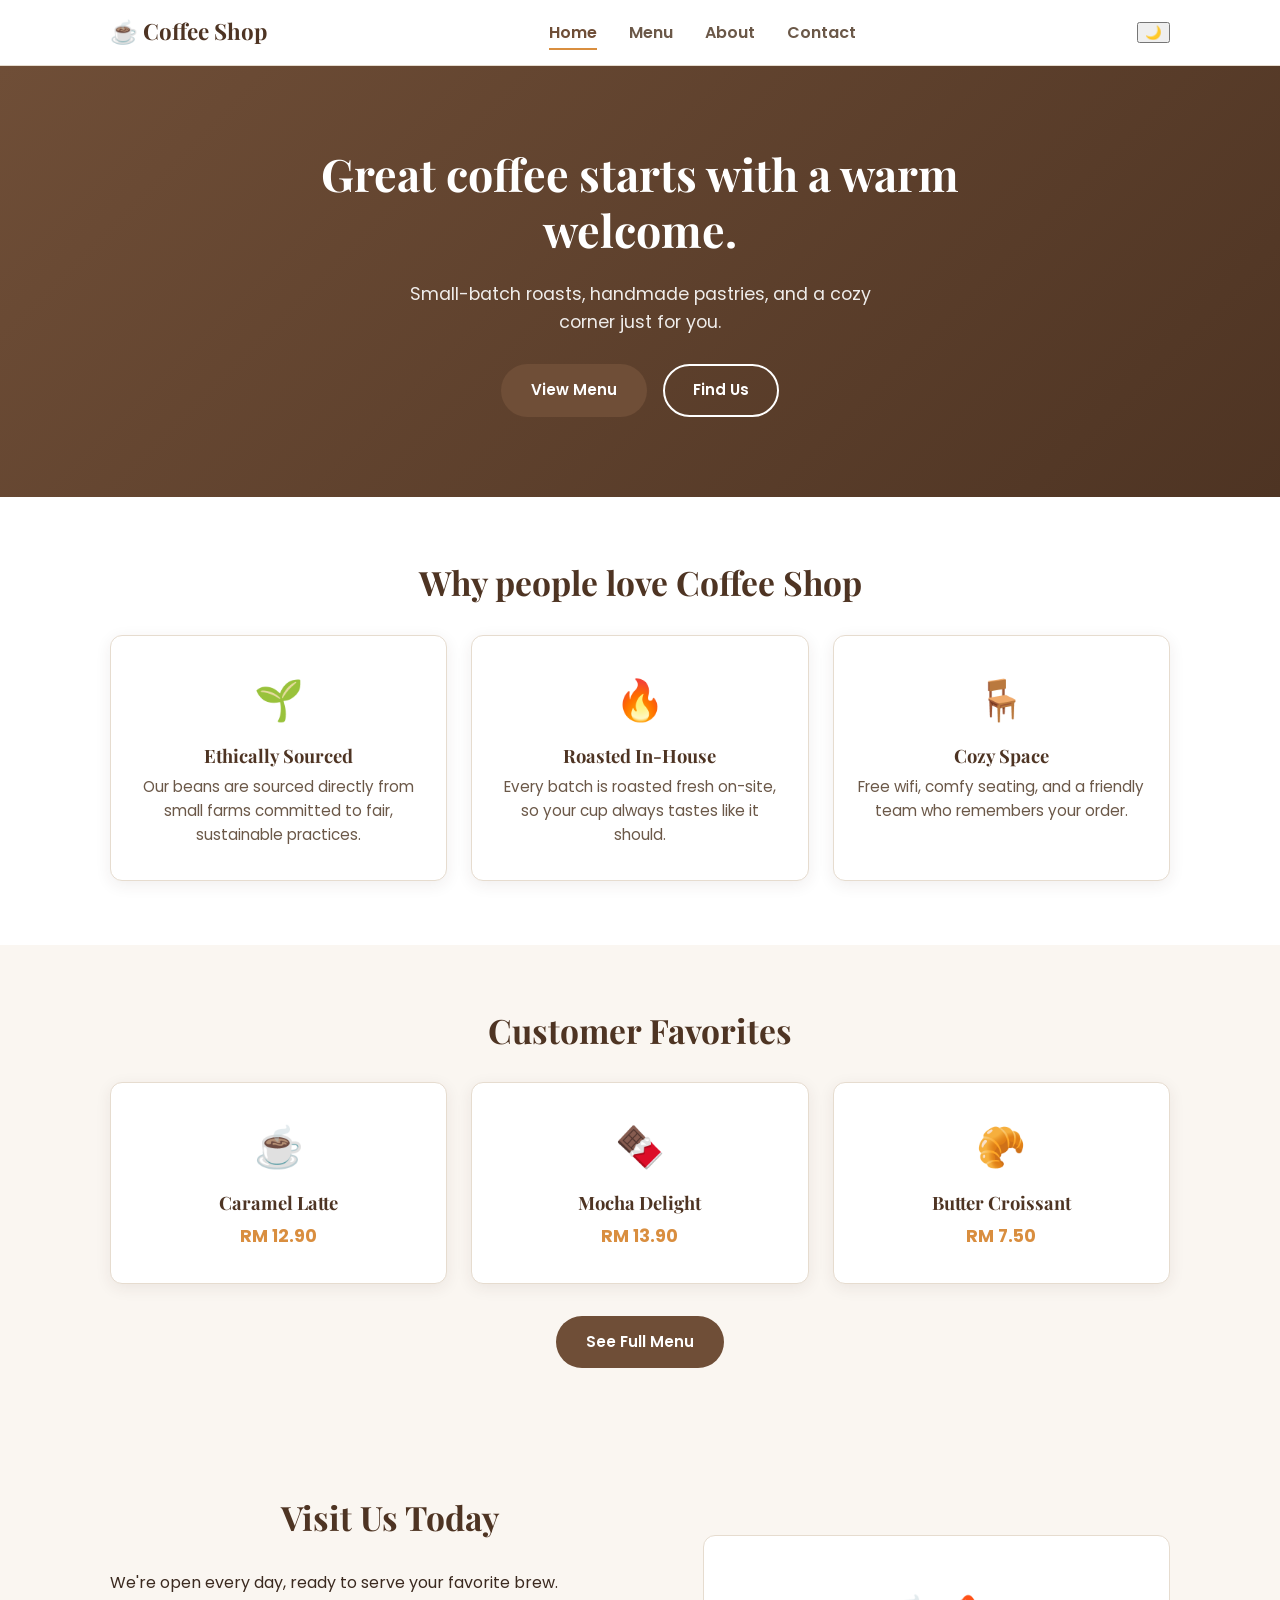
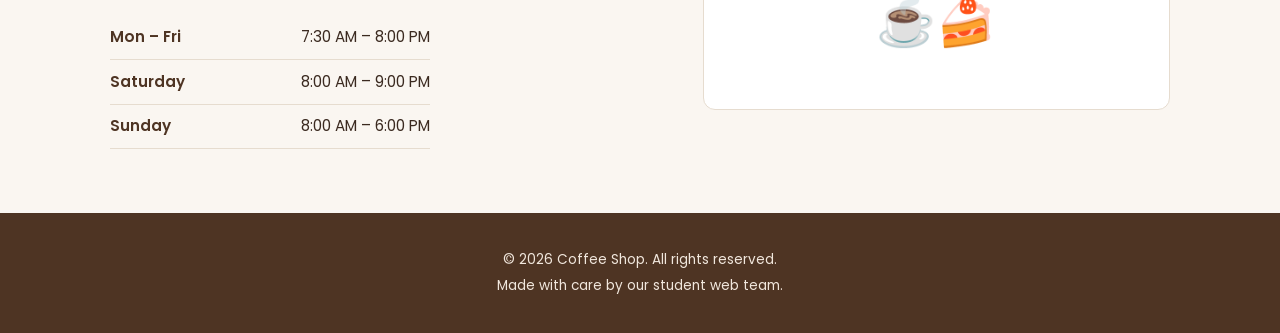
<file: index.html>
<!DOCTYPE html>
<html lang="en">
<head>
  <meta charset="UTF-8">
  <meta name="viewport" content="width=device-width, initial-scale=1.0">
  <title>Home | Coffee Shop</title>
  <meta name="description" content="Coffee Shop - Handcrafted coffee, cozy atmosphere, warm welcome.">
  <link rel="preconnect" href="https://fonts.googleapis.com">
  <link href="https://fonts.googleapis.com/css2?family=Poppins:wght@400;600;700&family=Playfair+Display:wght@600;700&display=swap" rel="stylesheet">
  <link rel="stylesheet" href="css/style.css">
</head>
<body>

  <header class="site-header">
    <div class="container header-inner">
      <a href="index.html" class="logo">☕ Coffee Shop</a>

      <button class="nav-toggle" id="navToggle" aria-label="Toggle navigation" aria-expanded="false">
        <span></span><span></span><span></span>
      </button>

      <nav class="main-nav" id="mainNav">
        <ul>
          <li><a href="index.html" class="active">Home</a></li>
          <li><a href="menu.html">Menu</a></li>
          <li><a href="about.html">About</a></li>
          <li><a href="contact.html">Contact</a></li>
        </ul>
      </nav>

      <button class="theme-toggle" id="themeToggle" aria-label="Toggle dark mode" aria-pressed="false">🌙</button>
    </div>
  </header>

  <main>
    <section class="hero">
      <div class="container hero-inner">
        <h1>Great coffee starts with a warm welcome.</h1>
        <p>Small-batch roasts, handmade pastries, and a cozy corner just for you.</p>
        <div class="hero-actions">
          <a href="menu.html" class="btn btn-primary">View Menu</a>
          <a href="contact.html" class="btn btn-outline">Find Us</a>
        </div>
      </div>
    </section>

    <section class="section highlights">
      <div class="container">
        <h2>Why people love Coffee Shop</h2>
        <div class="card-grid">
          <article class="card">
            <div class="card-icon" aria-hidden="true">🌱</div>
            <h3>Ethically Sourced</h3>
            <p>Our beans are sourced directly from small farms committed to fair, sustainable practices.</p>
          </article>
          <article class="card">
            <div class="card-icon" aria-hidden="true">🔥</div>
            <h3>Roasted In-House</h3>
            <p>Every batch is roasted fresh on-site, so your cup always tastes like it should.</p>
          </article>
          <article class="card">
            <div class="card-icon" aria-hidden="true">🪑</div>
            <h3>Cozy Space</h3>
            <p>Free wifi, comfy seating, and a friendly team who remembers your order.</p>
          </article>
        </div>
      </div>
    </section>

    <section class="section featured">
      <div class="container">
        <h2>Customer Favorites</h2>
        <div class="card-grid">
          <article class="card product-card">
            <div class="product-emoji" aria-hidden="true">☕</div>
            <h3>Caramel Latte</h3>
            <p class="price">RM 12.90</p>
          </article>
          <article class="card product-card">
            <div class="product-emoji" aria-hidden="true">🍫</div>
            <h3>Mocha Delight</h3>
            <p class="price">RM 13.90</p>
          </article>
          <article class="card product-card">
            <div class="product-emoji" aria-hidden="true">🥐</div>
            <h3>Butter Croissant</h3>
            <p class="price">RM 7.50</p>
          </article>
        </div>
        <div class="center-cta">
          <a href="menu.html" class="btn btn-primary">See Full Menu</a>
        </div>
      </div>
    </section>

    <section class="section hours-preview">
      <div class="container hours-grid">
        <div>
          <h2>Visit Us Today</h2>
          <p>We're open every day, ready to serve your favorite brew.</p>
          <ul class="hours-list">
            <li><span>Mon – Fri</span><span>7:30 AM – 8:00 PM</span></li>
            <li><span>Saturday</span><span>8:00 AM – 9:00 PM</span></li>
            <li><span>Sunday</span><span>8:00 AM – 6:00 PM</span></li>
          </ul>
        </div>
        <div class="hours-image" aria-hidden="true">☕🍰</div>
      </div>
    </section>
  </main>

  <footer class="site-footer">
    <div class="container footer-inner">
      <p>&copy; <span id="year"></span> Coffee Shop. All rights reserved.</p>
      <p>Made with care by our student web team.</p>
    </div>
  </footer>

  <button id="backToTop" class="back-to-top" aria-label="Back to top">↑</button>

  <script src="js/script.js"></script>
</body>
</html>
</file>
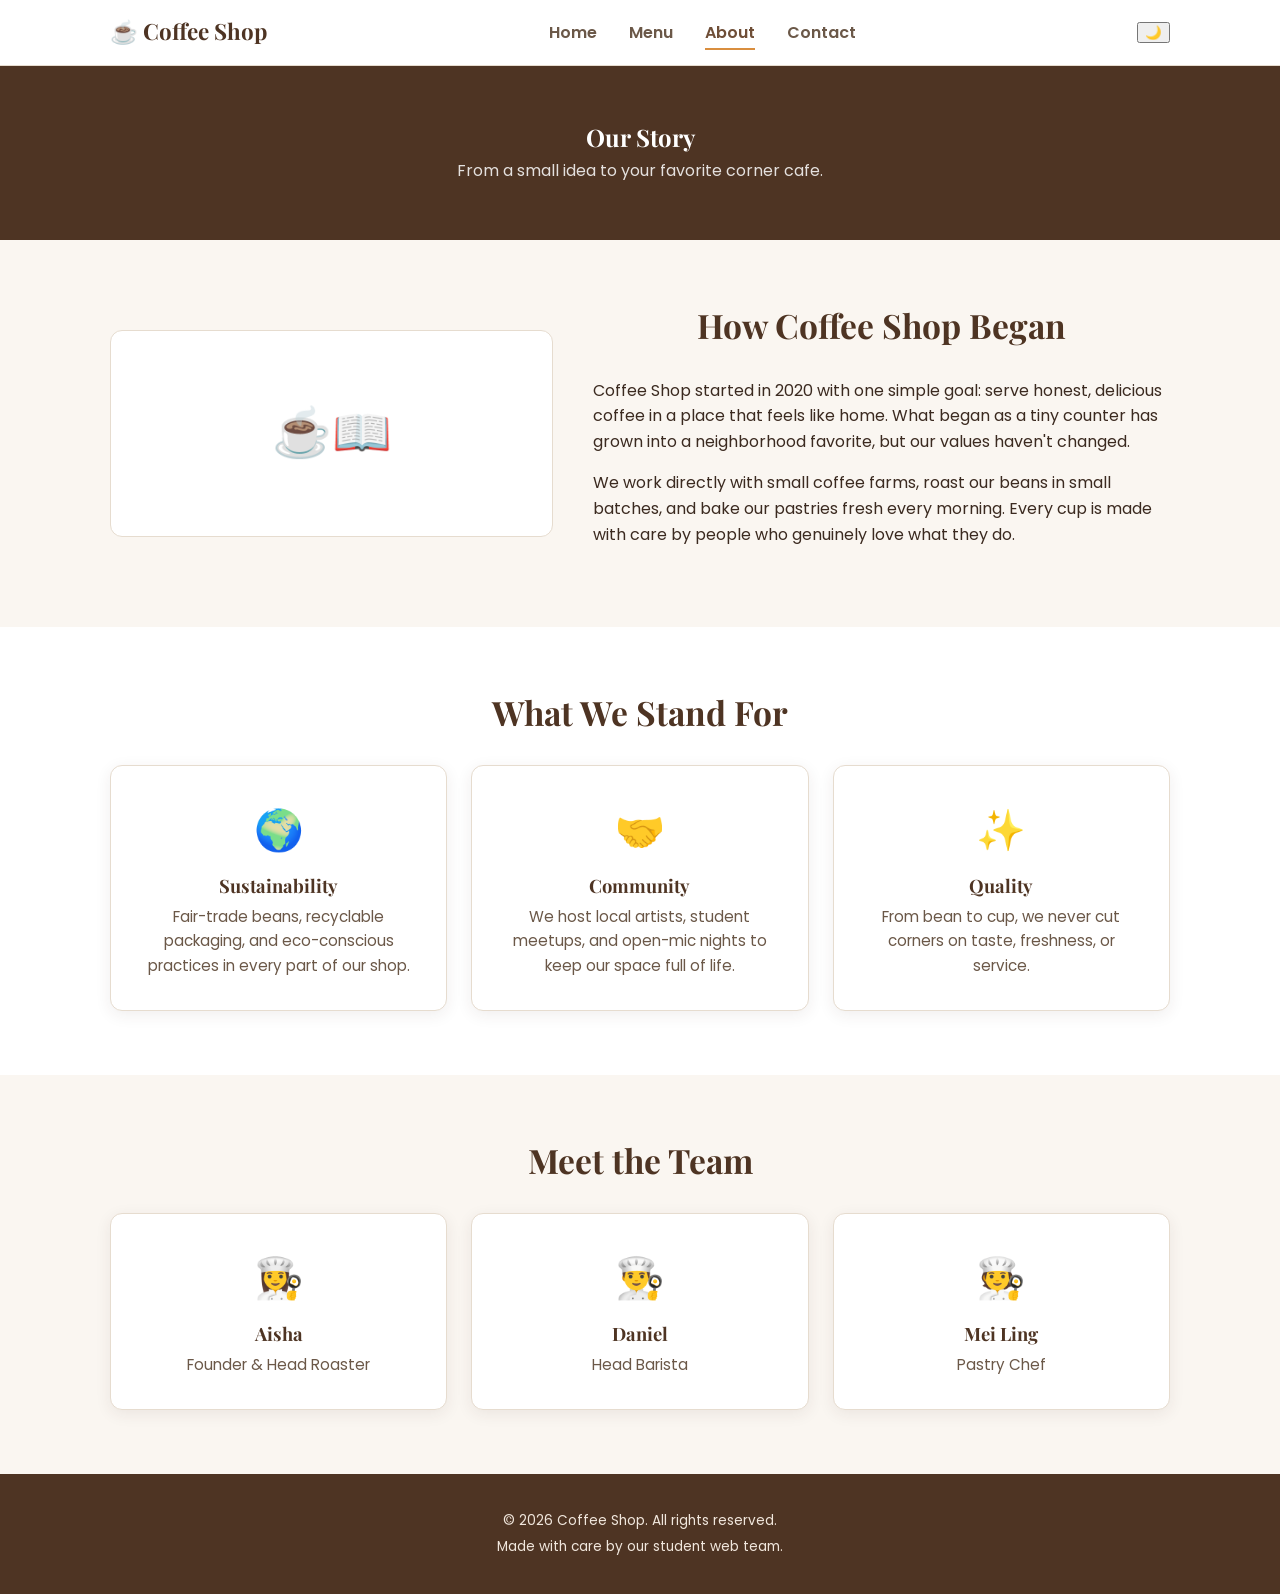
<file: about.html>
<!DOCTYPE html>
<html lang="en">
<head>
  <meta charset="UTF-8">
  <meta name="viewport" content="width=device-width, initial-scale=1.0">
  <title>About | Coffee Shop</title>
  <meta name="description" content="Learn about the story and team behind Coffee Shop.">
  <link rel="preconnect" href="https://fonts.googleapis.com">
  <link href="https://fonts.googleapis.com/css2?family=Poppins:wght@400;600;700&family=Playfair+Display:wght@600;700&display=swap" rel="stylesheet">
  <link rel="stylesheet" href="css/style.css">
</head>
<body>

  <header class="site-header">
    <div class="container header-inner">
      <a href="index.html" class="logo">☕ Coffee Shop</a>

      <button class="nav-toggle" id="navToggle" aria-label="Toggle navigation" aria-expanded="false">
        <span></span><span></span><span></span>
      </button>

      <nav class="main-nav" id="mainNav">
        <ul>
          <li><a href="index.html">Home</a></li>
          <li><a href="menu.html">Menu</a></li>
          <li><a href="about.html" class="active">About</a></li>
          <li><a href="contact.html">Contact</a></li>
        </ul>
      </nav>

      <button class="theme-toggle" id="themeToggle" aria-label="Toggle dark mode" aria-pressed="false">🌙</button>
    </div>
  </header>

  <main>
    <section class="page-banner">
      <div class="container">
        <h1>Our Story</h1>
        <p>From a small idea to your favorite corner cafe.</p>
      </div>
    </section>

    <section class="section about-story">
      <div class="container about-grid">
        <div class="about-image" aria-hidden="true">☕📖</div>
        <div class="about-text">
          <h2>How Coffee Shop Began</h2>
          <p>Coffee Shop started in 2020 with one simple goal: serve honest, delicious coffee in a place that feels like home. What began as a tiny counter has grown into a neighborhood favorite, but our values haven't changed.</p>
          <p>We work directly with small coffee farms, roast our beans in small batches, and bake our pastries fresh every morning. Every cup is made with care by people who genuinely love what they do.</p>
        </div>
      </div>
    </section>

    <section class="section values">
      <div class="container">
        <h2>What We Stand For</h2>
        <div class="card-grid">
          <article class="card">
            <div class="card-icon" aria-hidden="true">🌍</div>
            <h3>Sustainability</h3>
            <p>Fair-trade beans, recyclable packaging, and eco-conscious practices in every part of our shop.</p>
          </article>
          <article class="card">
            <div class="card-icon" aria-hidden="true">🤝</div>
            <h3>Community</h3>
            <p>We host local artists, student meetups, and open-mic nights to keep our space full of life.</p>
          </article>
          <article class="card">
            <div class="card-icon" aria-hidden="true">✨</div>
            <h3>Quality</h3>
            <p>From bean to cup, we never cut corners on taste, freshness, or service.</p>
          </article>
        </div>
      </div>
    </section>

    <section class="section team">
      <div class="container">
        <h2>Meet the Team</h2>
        <div class="card-grid">
          <article class="card team-card">
            <div class="team-avatar" aria-hidden="true">👩‍🍳</div>
            <h3>Aisha</h3>
            <p>Founder &amp; Head Roaster</p>
          </article>
          <article class="card team-card">
            <div class="team-avatar" aria-hidden="true">👨‍🍳</div>
            <h3>Daniel</h3>
            <p>Head Barista</p>
          </article>
          <article class="card team-card">
            <div class="team-avatar" aria-hidden="true">🧑‍🍳</div>
            <h3>Mei Ling</h3>
            <p>Pastry Chef</p>
          </article>
        </div>
      </div>
    </section>
  </main>

  <footer class="site-footer">
    <div class="container footer-inner">
      <p>&copy; <span id="year"></span> Coffee Shop. All rights reserved.</p>
      <p>Made with care by our student web team.</p>
    </div>
  </footer>

  <button id="backToTop" class="back-to-top" aria-label="Back to top">↑</button>

  <script src="js/script.js"></script>
</body>
</html>
</file>
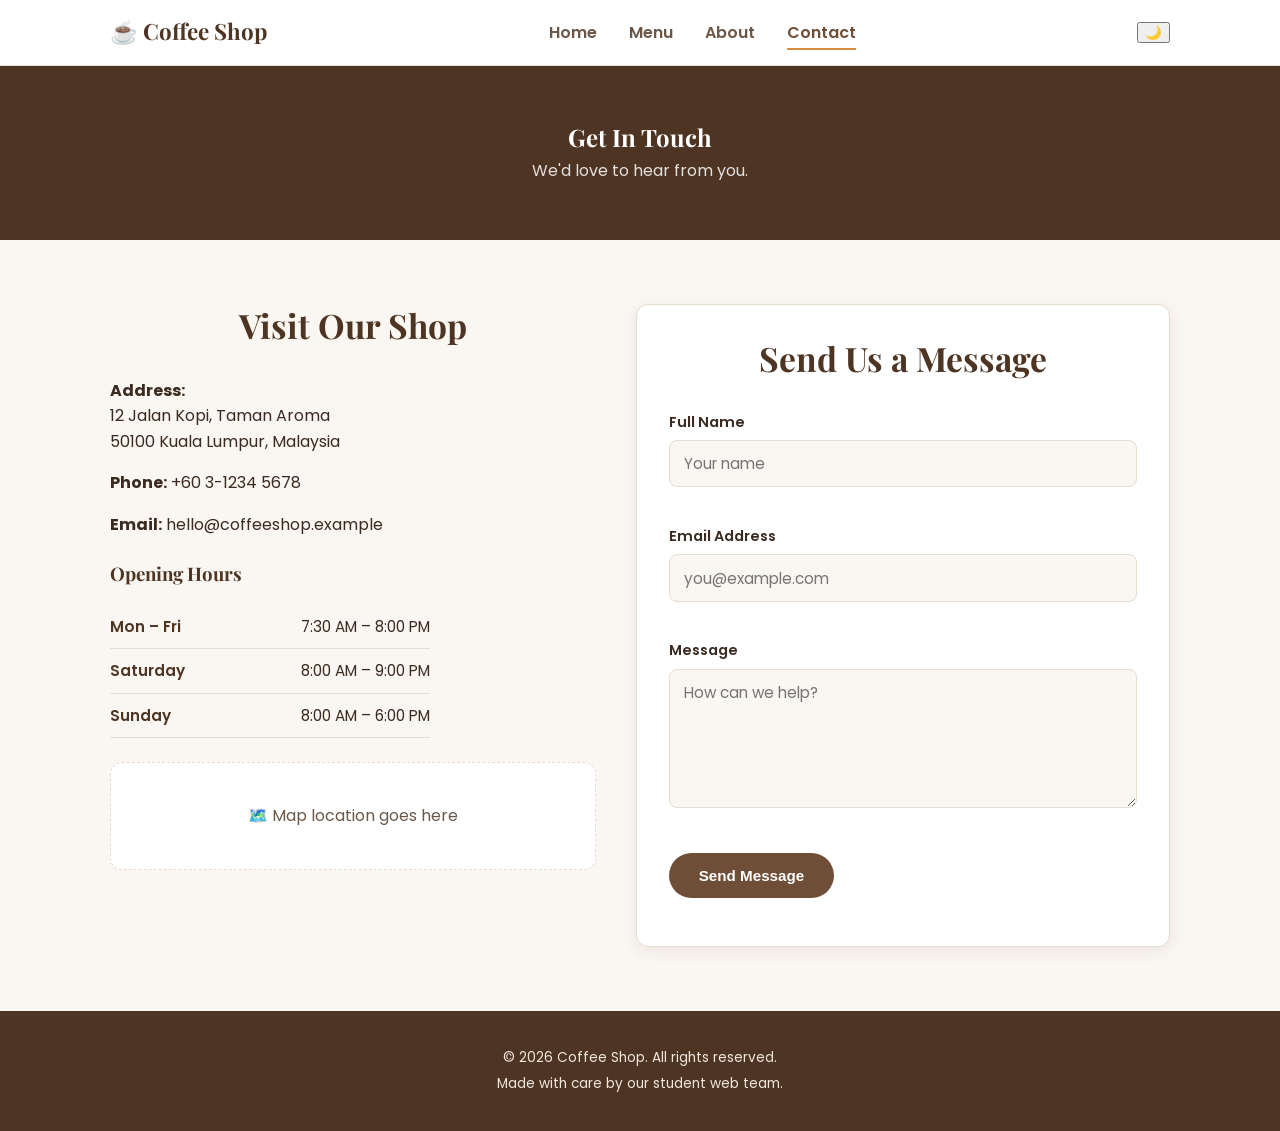
<file: contact.html>
<!DOCTYPE html>
<html lang="en">
<head>
  <meta charset="UTF-8">
  <meta name="viewport" content="width=device-width, initial-scale=1.0">
  <title>Contact | Coffee Shop</title>
  <meta name="description" content="Get in touch with Coffee Shop - find our location, hours, and send us a message.">
  <link rel="preconnect" href="https://fonts.googleapis.com">
  <link href="https://fonts.googleapis.com/css2?family=Poppins:wght@400;600;700&family=Playfair+Display:wght@600;700&display=swap" rel="stylesheet">
  <link rel="stylesheet" href="css/style.css">
</head>
<body>

  <header class="site-header">
    <div class="container header-inner">
      <a href="index.html" class="logo">☕ Coffee Shop</a>

      <button class="nav-toggle" id="navToggle" aria-label="Toggle navigation" aria-expanded="false">
        <span></span><span></span><span></span>
      </button>

      <nav class="main-nav" id="mainNav">
        <ul>
          <li><a href="index.html">Home</a></li>
          <li><a href="menu.html">Menu</a></li>
          <li><a href="about.html">About</a></li>
          <li><a href="contact.html" class="active">Contact</a></li>
        </ul>
      </nav>

      <button class="theme-toggle" id="themeToggle" aria-label="Toggle dark mode" aria-pressed="false">🌙</button>
    </div>
  </header>

  <main>
    <section class="page-banner">
      <div class="container">
        <h1>Get In Touch</h1>
        <p>We'd love to hear from you.</p>
      </div>
    </section>

    <section class="section contact-section">
      <div class="container contact-grid">

        <div class="contact-info">
          <h2>Visit Our Shop</h2>
          <p><strong>Address:</strong><br>12 Jalan Kopi, Taman Aroma<br>50100 Kuala Lumpur, Malaysia</p>
          <p><strong>Phone:</strong> <a href="tel:+60312345678">+60 3-1234 5678</a></p>
          <p><strong>Email:</strong> <a href="mailto:hello@coffeeshop.example">hello@coffeeshop.example</a></p>

          <h3>Opening Hours</h3>
          <ul class="hours-list">
            <li><span>Mon – Fri</span><span>7:30 AM – 8:00 PM</span></li>
            <li><span>Saturday</span><span>8:00 AM – 9:00 PM</span></li>
            <li><span>Sunday</span><span>8:00 AM – 6:00 PM</span></li>
          </ul>

          <div class="map-placeholder" aria-hidden="true">🗺️ Map location goes here</div>
        </div>

        <div class="contact-form-wrap">
          <h2>Send Us a Message</h2>
          <form id="contactForm" class="contact-form" novalidate>
            <div class="form-group">
              <label for="name">Full Name</label>
              <input type="text" id="name" name="name" required minlength="2" placeholder="Your name">
              <span class="error-message" id="nameError"></span>
            </div>

            <div class="form-group">
              <label for="email">Email Address</label>
              <input type="email" id="email" name="email" required placeholder="you@example.com">
              <span class="error-message" id="emailError"></span>
            </div>

            <div class="form-group">
              <label for="message">Message</label>
              <textarea id="message" name="message" rows="5" required minlength="10" placeholder="How can we help?"></textarea>
              <span class="error-message" id="messageError"></span>
            </div>

            <button type="submit" class="btn btn-primary">Send Message</button>
            <p class="form-success" id="formSuccess" role="status"></p>
          </form>
        </div>

      </div>
    </section>
  </main>

  <footer class="site-footer">
    <div class="container footer-inner">
      <p>&copy; <span id="year"></span> Coffee Shop. All rights reserved.</p>
      <p>Made with care by our student web team.</p>
    </div>
  </footer>

  <button id="backToTop" class="back-to-top" aria-label="Back to top">↑</button>

  <script src="js/script.js"></script>
</body>
</html>
</file>
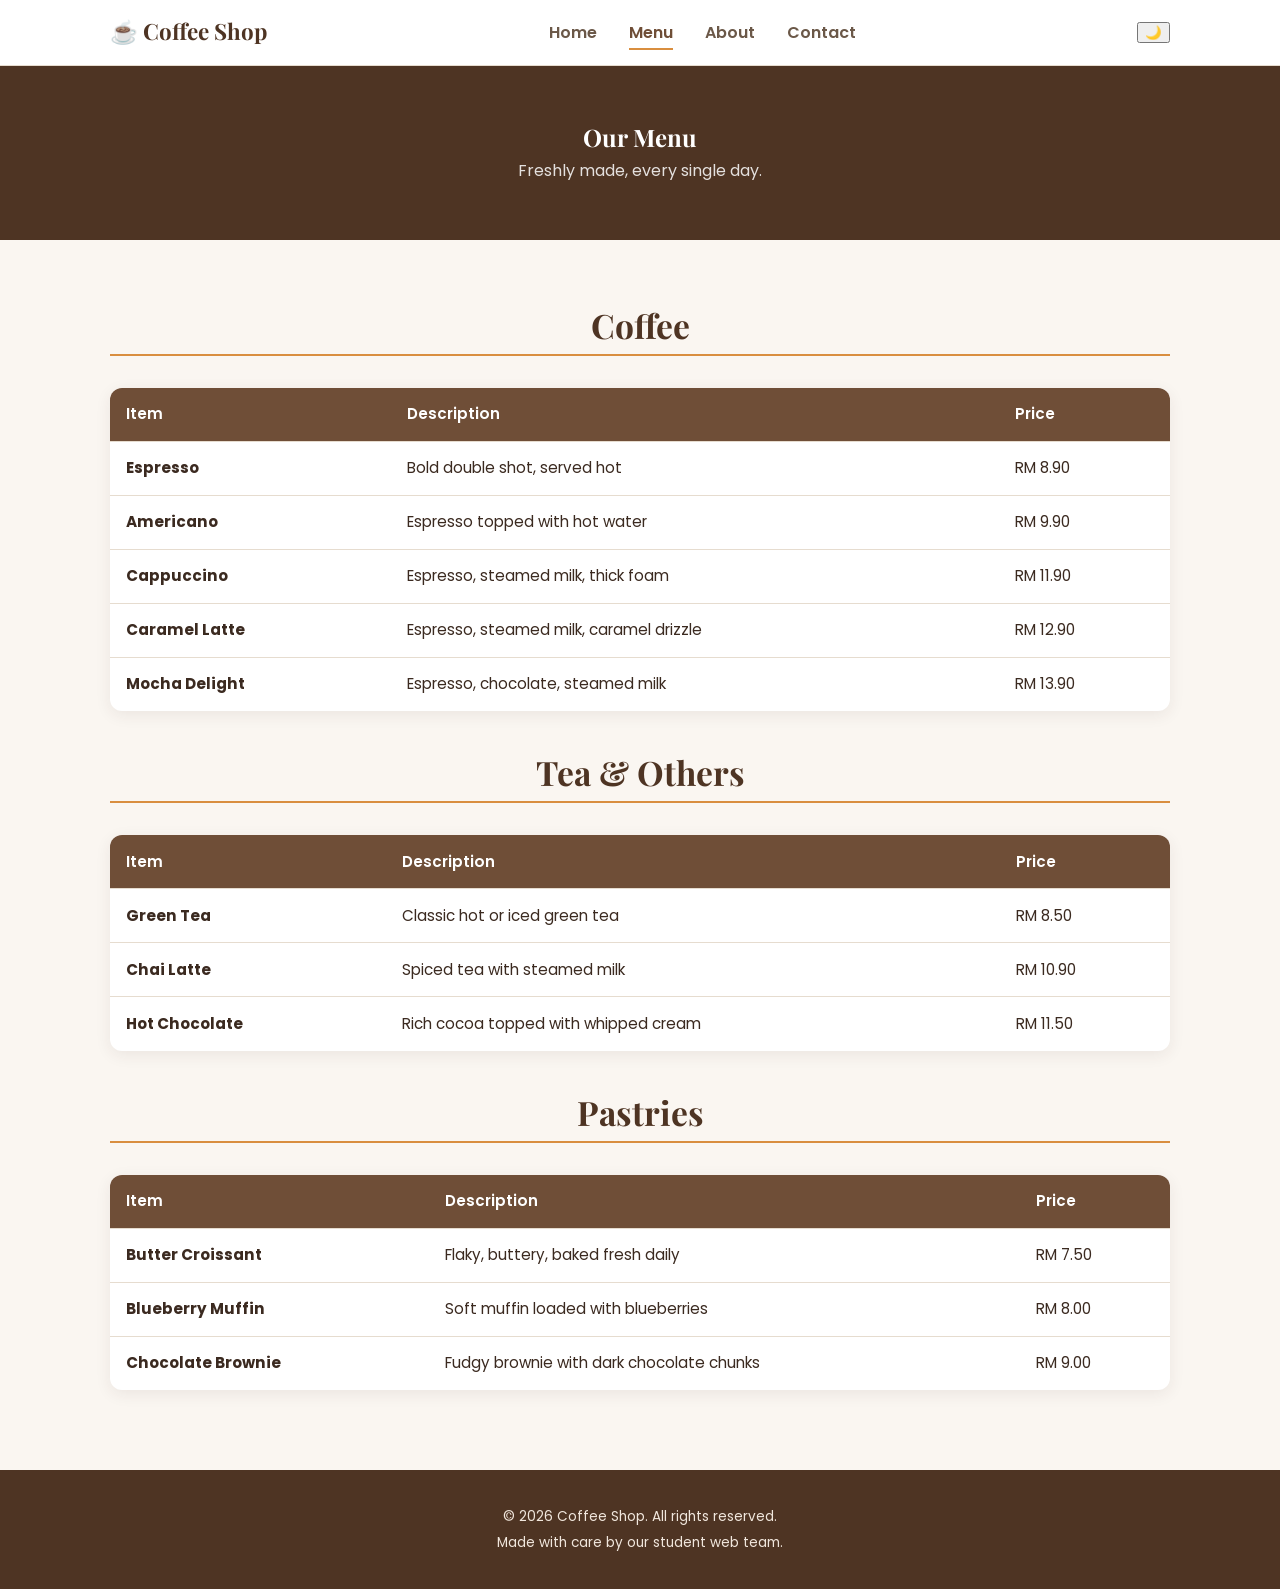
<file: menu.html>
<!DOCTYPE html>
<html lang="en">
<head>
  <meta charset="UTF-8">
  <meta name="viewport" content="width=device-width, initial-scale=1.0">
  <title>Menu | Coffee Shop</title>
  <meta name="description" content="Explore our full menu of coffee, tea, and pastries at Coffee Shop.">
  <link rel="preconnect" href="https://fonts.googleapis.com">
  <link href="https://fonts.googleapis.com/css2?family=Poppins:wght@400;600;700&family=Playfair+Display:wght@600;700&display=swap" rel="stylesheet">
  <link rel="stylesheet" href="css/style.css">
</head>
<body>

  <header class="site-header">
    <div class="container header-inner">
      <a href="index.html" class="logo">☕ Coffee Shop</a>

      <button class="nav-toggle" id="navToggle" aria-label="Toggle navigation" aria-expanded="false">
        <span></span><span></span><span></span>
      </button>

      <nav class="main-nav" id="mainNav">
        <ul>
          <li><a href="index.html">Home</a></li>
          <li><a href="menu.html" class="active">Menu</a></li>
          <li><a href="about.html">About</a></li>
          <li><a href="contact.html">Contact</a></li>
        </ul>
      </nav>

      <button class="theme-toggle" id="themeToggle" aria-label="Toggle dark mode" aria-pressed="false">🌙</button>
    </div>
  </header>

  <main>
    <section class="page-banner">
      <div class="container">
        <h1>Our Menu</h1>
        <p>Freshly made, every single day.</p>
      </div>
    </section>

    <section class="section">
      <div class="container">
        <h2 class="menu-heading">Coffee</h2>
        <table class="menu-table">
          <caption class="sr-only">Coffee menu items and prices</caption>
          <thead>
            <tr>
              <th scope="col">Item</th>
              <th scope="col">Description</th>
              <th scope="col">Price</th>
            </tr>
          </thead>
          <tbody>
            <tr>
              <th scope="row">Espresso</th>
              <td>Bold double shot, served hot</td>
              <td>RM 8.90</td>
            </tr>
            <tr>
              <th scope="row">Americano</th>
              <td>Espresso topped with hot water</td>
              <td>RM 9.90</td>
            </tr>
            <tr>
              <th scope="row">Cappuccino</th>
              <td>Espresso, steamed milk, thick foam</td>
              <td>RM 11.90</td>
            </tr>
            <tr>
              <th scope="row">Caramel Latte</th>
              <td>Espresso, steamed milk, caramel drizzle</td>
              <td>RM 12.90</td>
            </tr>
            <tr>
              <th scope="row">Mocha Delight</th>
              <td>Espresso, chocolate, steamed milk</td>
              <td>RM 13.90</td>
            </tr>
          </tbody>
        </table>

        <h2 class="menu-heading">Tea &amp; Others</h2>
        <table class="menu-table">
          <caption class="sr-only">Tea and other drinks menu items and prices</caption>
          <thead>
            <tr>
              <th scope="col">Item</th>
              <th scope="col">Description</th>
              <th scope="col">Price</th>
            </tr>
          </thead>
          <tbody>
            <tr>
              <th scope="row">Green Tea</th>
              <td>Classic hot or iced green tea</td>
              <td>RM 8.50</td>
            </tr>
            <tr>
              <th scope="row">Chai Latte</th>
              <td>Spiced tea with steamed milk</td>
              <td>RM 10.90</td>
            </tr>
            <tr>
              <th scope="row">Hot Chocolate</th>
              <td>Rich cocoa topped with whipped cream</td>
              <td>RM 11.50</td>
            </tr>
          </tbody>
        </table>

        <h2 class="menu-heading">Pastries</h2>
        <table class="menu-table">
          <caption class="sr-only">Pastries menu items and prices</caption>
          <thead>
            <tr>
              <th scope="col">Item</th>
              <th scope="col">Description</th>
              <th scope="col">Price</th>
            </tr>
          </thead>
          <tbody>
            <tr>
              <th scope="row">Butter Croissant</th>
              <td>Flaky, buttery, baked fresh daily</td>
              <td>RM 7.50</td>
            </tr>
            <tr>
              <th scope="row">Blueberry Muffin</th>
              <td>Soft muffin loaded with blueberries</td>
              <td>RM 8.00</td>
            </tr>
            <tr>
              <th scope="row">Chocolate Brownie</th>
              <td>Fudgy brownie with dark chocolate chunks</td>
              <td>RM 9.00</td>
            </tr>
          </tbody>
        </table>
      </div>
    </section>
  </main>

  <footer class="site-footer">
    <div class="container footer-inner">
      <p>&copy; <span id="year"></span> Coffee Shop. All rights reserved.</p>
      <p>Made with care by our student web team.</p>
    </div>
  </footer>

  <button id="backToTop" class="back-to-top" aria-label="Back to top">↑</button>

  <script src="js/script.js"></script>
</body>
</html>
</file>
<file: css/style.css>
/* ==========================================================================
   Brewhaven Coffee Co. — Stylesheet
   ========================================================================== */

:root {
  --color-bg: #faf6f1;
  --color-surface: #ffffff;
  --color-text: #3b2a20;
  --color-text-light: #6b5848;
  --color-primary: #6f4e37;
  --color-primary-dark: #4e3423;
  --color-accent: #d98e3f;
  --color-border: #e6dccf;
  --radius: 12px;
  --shadow: 0 4px 16px rgba(59, 42, 32, 0.08);
  --font-heading: 'Playfair Display', Georgia, serif;
  --font-body: 'Poppins', Arial, sans-serif;
}

* {
  box-sizing: border-box;
}

html {
  scroll-behavior: smooth;
}

body {
  margin: 0;
  font-family: var(--font-body);
  color: var(--color-text);
  background: var(--color-bg);
  line-height: 1.6;
}

img {
  max-width: 100%;
  display: block;
}

a {
  color: inherit;
  text-decoration: none;
}

h1, h2, h3 {
  font-family: var(--font-heading);
  color: var(--color-primary-dark);
  line-height: 1.25;
  margin: 0 0 0.5em;
}

p {
  margin: 0 0 1em;
}

.container {
  width: 100%;
  max-width: 1100px;
  margin: 0 auto;
  padding: 0 1.25rem;
}

.sr-only {
  position: absolute;
  width: 1px;
  height: 1px;
  padding: 0;
  margin: -1px;
  overflow: hidden;
  clip: rect(0, 0, 0, 0);
  white-space: nowrap;
  border: 0;
}

/* ---------- Buttons ---------- */

.btn {
  display: inline-block;
  padding: 0.75rem 1.75rem;
  border-radius: 999px;
  font-weight: 600;
  font-size: 0.95rem;
  cursor: pointer;
  border: 2px solid transparent;
  transition: transform 0.15s ease, box-shadow 0.15s ease, background 0.2s ease;
}

.btn:hover {
  transform: translateY(-2px);
}

.btn-primary {
  background: var(--color-primary);
  color: #fff;
}

.btn-primary:hover {
  background: var(--color-primary-dark);
  box-shadow: var(--shadow);
}

.btn-outline {
  background: transparent;
  border-color: #fff;
  color: #fff;
}

.btn-outline:hover {
  background: rgba(255, 255, 255, 0.15);
}

/* ---------- Header / Nav ---------- */

.site-header {
  position: sticky;
  top: 0;
  z-index: 100;
  background: var(--color-surface);
  border-bottom: 1px solid var(--color-border);
}

.header-inner {
  display: flex;
  align-items: center;
  justify-content: space-between;
  padding-top: 0.9rem;
  padding-bottom: 0.9rem;
}

.logo {
  font-family: var(--font-heading);
  font-size: 1.4rem;
  font-weight: 700;
  color: var(--color-primary-dark);
}

.main-nav ul {
  list-style: none;
  display: flex;
  gap: 2rem;
  margin: 0;
  padding: 0;
}

.main-nav a {
  font-weight: 600;
  color: var(--color-text-light);
  padding-bottom: 0.25rem;
  border-bottom: 2px solid transparent;
  transition: color 0.15s ease, border-color 0.15s ease;
}

.main-nav a:hover,
.main-nav a.active {
  color: var(--color-primary);
  border-color: var(--color-accent);
}

.nav-toggle {
  display: none;
  flex-direction: column;
  justify-content: space-between;
  width: 26px;
  height: 20px;
  background: none;
  border: none;
  cursor: pointer;
  padding: 0;
}

.nav-toggle span {
  display: block;
  height: 3px;
  border-radius: 2px;
  background: var(--color-primary-dark);
}

/* ---------- Hero ---------- */

.hero {
  background: linear-gradient(135deg, var(--color-primary) 0%, var(--color-primary-dark) 100%);
  color: #fff;
  padding: 5rem 0;
  text-align: center;
}

.hero h1 {
  color: #fff;
  font-size: clamp(1.8rem, 4vw, 2.8rem);
  max-width: 700px;
  margin-left: auto;
  margin-right: auto;
}

.hero p {
  font-size: 1.1rem;
  opacity: 0.9;
  max-width: 520px;
  margin: 0 auto 1.75rem;
}

.hero-actions {
  display: flex;
  gap: 1rem;
  justify-content: center;
  flex-wrap: wrap;
}

/* ---------- Sections ---------- */

.section {
  padding: 4rem 0;
}

.section h2 {
  text-align: center;
  font-size: clamp(1.5rem, 3vw, 2.1rem);
  margin-bottom: 2rem;
}

.card-grid {
  display: grid;
  grid-template-columns: repeat(auto-fit, minmax(230px, 1fr));
  gap: 1.5rem;
}

.card {
  background: var(--color-surface);
  border: 1px solid var(--color-border);
  border-radius: var(--radius);
  padding: 2rem 1.5rem;
  text-align: center;
  box-shadow: var(--shadow);
}

.card-icon,
.product-emoji,
.team-avatar {
  font-size: 2.5rem;
  margin-bottom: 0.75rem;
}

.card h3 {
  margin-bottom: 0.5rem;
  font-size: 1.15rem;
}

.card p {
  color: var(--color-text-light);
  margin-bottom: 0;
  font-size: 0.95rem;
}

.product-card .price {
  color: var(--color-accent);
  font-weight: 700;
  font-size: 1.1rem;
}

.highlights {
  background: var(--color-surface);
}

.center-cta {
  text-align: center;
  margin-top: 2rem;
}

/* ---------- Hours preview (home) ---------- */

.hours-grid {
  display: grid;
  grid-template-columns: 1.2fr 1fr;
  gap: 2rem;
  align-items: center;
}

.hours-list {
  list-style: none;
  padding: 0;
  margin: 1.25rem 0 0;
  max-width: 320px;
}

.hours-list li {
  display: flex;
  justify-content: space-between;
  padding: 0.6rem 0;
  border-bottom: 1px solid var(--color-border);
  font-size: 0.95rem;
}

.hours-list li span:first-child {
  font-weight: 600;
  color: var(--color-primary-dark);
}

.hours-image {
  background: var(--color-surface);
  border: 1px solid var(--color-border);
  border-radius: var(--radius);
  font-size: 3rem;
  text-align: center;
  padding: 3rem 1rem;
}

/* ---------- Page banner (menu / about / contact) ---------- */

.page-banner {
  background: var(--color-primary-dark);
  color: #fff;
  text-align: center;
  padding: 3.5rem 0;
}

.page-banner h1 {
  color: #fff;
  margin-bottom: 0.4rem;
}

.page-banner p {
  opacity: 0.85;
  margin: 0;
}

/* ---------- Menu table ---------- */

.menu-heading {
  text-align: left;
  border-bottom: 2px solid var(--color-accent);
  padding-bottom: 0.5rem;
  margin-top: 2.5rem;
}

.menu-heading:first-of-type {
  margin-top: 0;
}

.menu-table {
  width: 100%;
  border-collapse: collapse;
  margin-bottom: 1rem;
  background: var(--color-surface);
  box-shadow: var(--shadow);
  border-radius: var(--radius);
  overflow: hidden;
}

.menu-table th,
.menu-table td {
  padding: 0.9rem 1rem;
  text-align: left;
  border-bottom: 1px solid var(--color-border);
  font-size: 0.95rem;
}

.menu-table thead th {
  background: var(--color-primary);
  color: #fff;
  font-weight: 600;
}

.menu-table tbody tr:last-child td,
.menu-table tbody tr:last-child th {
  border-bottom: none;
}

.menu-table tbody tr:hover {
  background: var(--color-bg);
}

/* ---------- About page ---------- */

.about-grid {
  display: grid;
  grid-template-columns: 1fr 1.3fr;
  gap: 2.5rem;
  align-items: center;
}

.about-image {
  background: var(--color-surface);
  border: 1px solid var(--color-border);
  border-radius: var(--radius);
  font-size: 3rem;
  text-align: center;
  padding: 4rem 1rem;
}

.values {
  background: var(--color-surface);
}

/* ---------- Contact page ---------- */

.contact-grid {
  display: grid;
  grid-template-columns: 1fr 1.1fr;
  gap: 2.5rem;
  align-items: start;
}

.contact-info h3 {
  margin-top: 1.5rem;
}

.map-placeholder {
  margin-top: 1.5rem;
  background: var(--color-surface);
  border: 1px dashed var(--color-border);
  border-radius: var(--radius);
  padding: 2.5rem 1rem;
  text-align: center;
  color: var(--color-text-light);
}

.contact-form-wrap {
  background: var(--color-surface);
  border: 1px solid var(--color-border);
  border-radius: var(--radius);
  padding: 2rem;
  box-shadow: var(--shadow);
}

.form-group {
  margin-bottom: 1.25rem;
}

.form-group label {
  display: block;
  font-weight: 600;
  margin-bottom: 0.4rem;
  font-size: 0.9rem;
}

.form-group input,
.form-group textarea {
  width: 100%;
  padding: 0.7rem 0.9rem;
  border: 1px solid var(--color-border);
  border-radius: 8px;
  font-family: inherit;
  font-size: 0.95rem;
  background: var(--color-bg);
}

.form-group input:focus,
.form-group textarea:focus {
  outline: none;
  border-color: var(--color-accent);
  background: #fff;
}

.form-group.invalid input,
.form-group.invalid textarea {
  border-color: #c0392b;
}

.error-message {
  display: block;
  color: #c0392b;
  font-size: 0.8rem;
  margin-top: 0.3rem;
  min-height: 1em;
}

.form-success {
  color: #1e7e34;
  font-weight: 600;
  margin-top: 1rem;
  margin-bottom: 0;
}

/* ---------- Footer ---------- */

.site-footer {
  background: var(--color-primary-dark);
  color: #f1e7dd;
  padding: 2rem 0;
  text-align: center;
  font-size: 0.85rem;
}

.footer-inner p {
  margin: 0.25rem 0;
}

/* ---------- Back to top ---------- */

.back-to-top {
  position: fixed;
  bottom: 1.5rem;
  right: 1.5rem;
  width: 44px;
  height: 44px;
  border-radius: 50%;
  background: var(--color-primary);
  color: #fff;
  border: none;
  font-size: 1.1rem;
  cursor: pointer;
  box-shadow: var(--shadow);
  opacity: 0;
  visibility: hidden;
  transform: translateY(10px);
  transition: opacity 0.2s ease, transform 0.2s ease, visibility 0.2s ease;
}

.back-to-top.visible {
  opacity: 1;
  visibility: visible;
  transform: translateY(0);
}

.back-to-top:hover {
  background: var(--color-primary-dark);
}

/* ---------- Responsive ---------- */

@media (max-width: 800px) {
  .about-grid,
  .contact-grid,
  .hours-grid {
    grid-template-columns: 1fr;
  }
}

@media (max-width: 700px) {
  .nav-toggle {
    display: flex;
  }

  .main-nav {
    position: absolute;
    top: 100%;
    left: 0;
    right: 0;
    background: var(--color-surface);
    border-bottom: 1px solid var(--color-border);
    max-height: 0;
    overflow: hidden;
    transition: max-height 0.25s ease;
  }

  .main-nav.open {
    max-height: 300px;
  }

  .main-nav ul {
    flex-direction: column;
    gap: 0;
    padding: 0.5rem 1.25rem 1rem;
  }

  .main-nav ul li {
    border-bottom: 1px solid var(--color-border);
  }

  .main-nav ul li:last-child {
    border-bottom: none;
  }

  .main-nav a {
    display: block;
    padding: 0.75rem 0;
  }

  .hero {
    padding: 3.5rem 0;
  }
}
</file>
